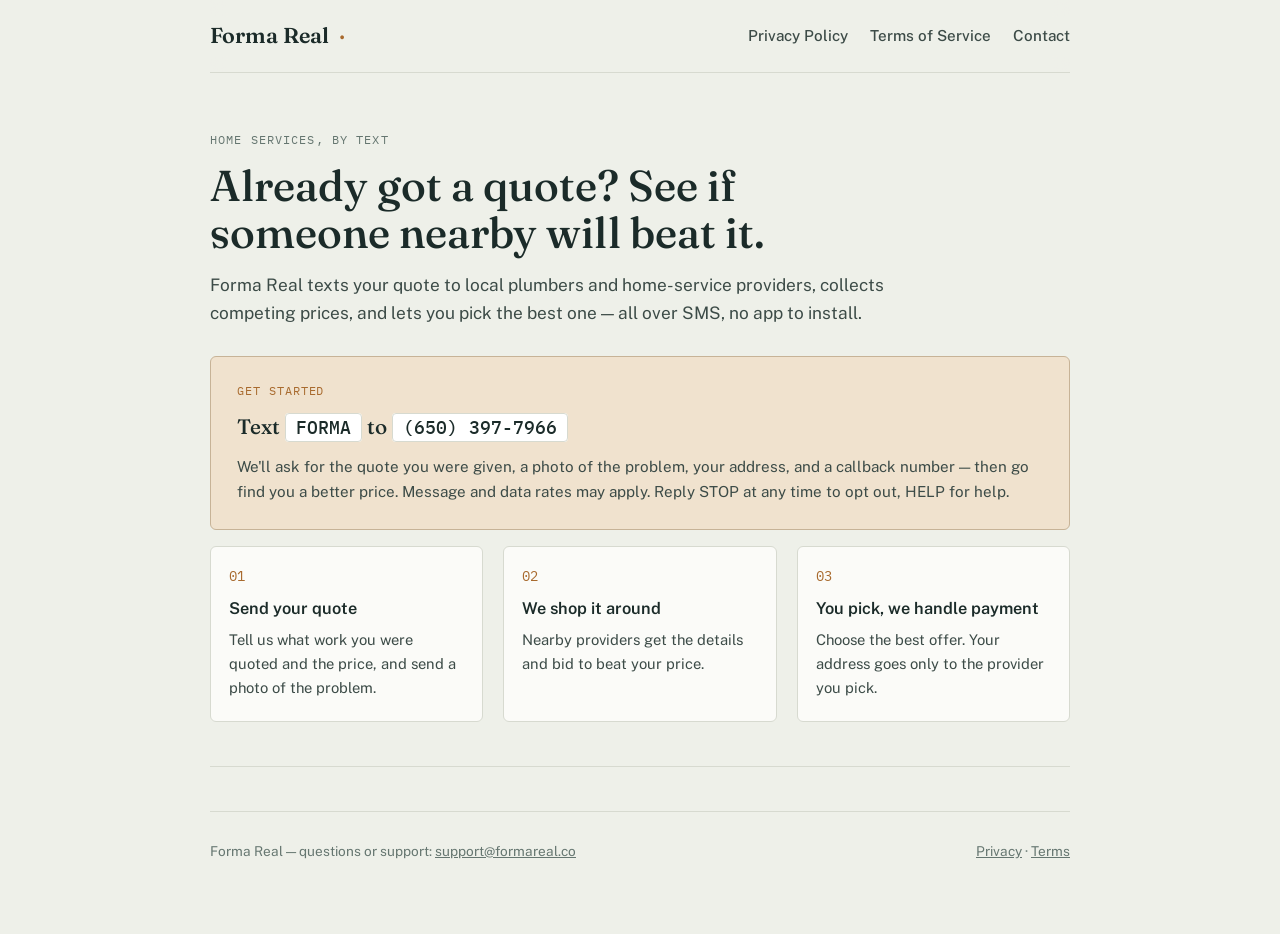
<file: index.html>
<!doctype html>
<html lang="en">
<head>
<meta charset="utf-8">
<meta name="viewport" content="width=device-width, initial-scale=1">
<title>Forma Real — compare prices on a quote you already have</title>
<link rel="stylesheet" href="style.css">
</head>
<body>
<div class="wrap">

  <div class="topbar">
    <a class="wordmark" href="index.html"><span>Forma Real</span><span class="dot">·</span></a>
    <nav class="toc">
      <a href="privacy.html">Privacy Policy</a>
      <a href="terms.html">Terms of Service</a>
      <a href="#contact">Contact</a>
    </nav>
  </div>

  <div class="masthead">
    <div class="eyebrow">Home services, by text</div>
    <h1 class="title">Already got a quote? See if someone nearby will beat it.</h1>
    <p class="dek">Forma Real texts your quote to local plumbers and home-service providers, collects competing prices, and lets you pick the best one — all over SMS, no app to install.</p>

    <div class="cta">
      <div class="label">Get started</div>
      <div class="instruction">Text <span class="kw">FORMA</span> to <span class="kw">(650) 397-7966</span></div>
      <p>We'll ask for the quote you were given, a photo of the problem, your address, and a callback number — then go find you a better price. Message and data rates may apply. Reply STOP at any time to opt out, HELP for help.</p>
    </div>

    <div class="steps">
      <div class="step">
        <div class="n">01</div>
        <h3>Send your quote</h3>
        <p>Tell us what work you were quoted and the price, and send a photo of the problem.</p>
      </div>
      <div class="step">
        <div class="n">02</div>
        <h3>We shop it around</h3>
        <p>Nearby providers get the details and bid to beat your price.</p>
      </div>
      <div class="step">
        <div class="n">03</div>
        <h3>You pick, we handle payment</h3>
        <p>Choose the best offer. Your address goes only to the provider you pick.</p>
      </div>
    </div>
  </div>

  <footer class="page" id="contact">
    <span>Forma Real — questions or support: <a href="mailto:support@formareal.co">support@formareal.co</a></span>
    <span><a href="privacy.html">Privacy</a> · <a href="terms.html">Terms</a></span>
  </footer>

</div>
</body>
</html>
</file>
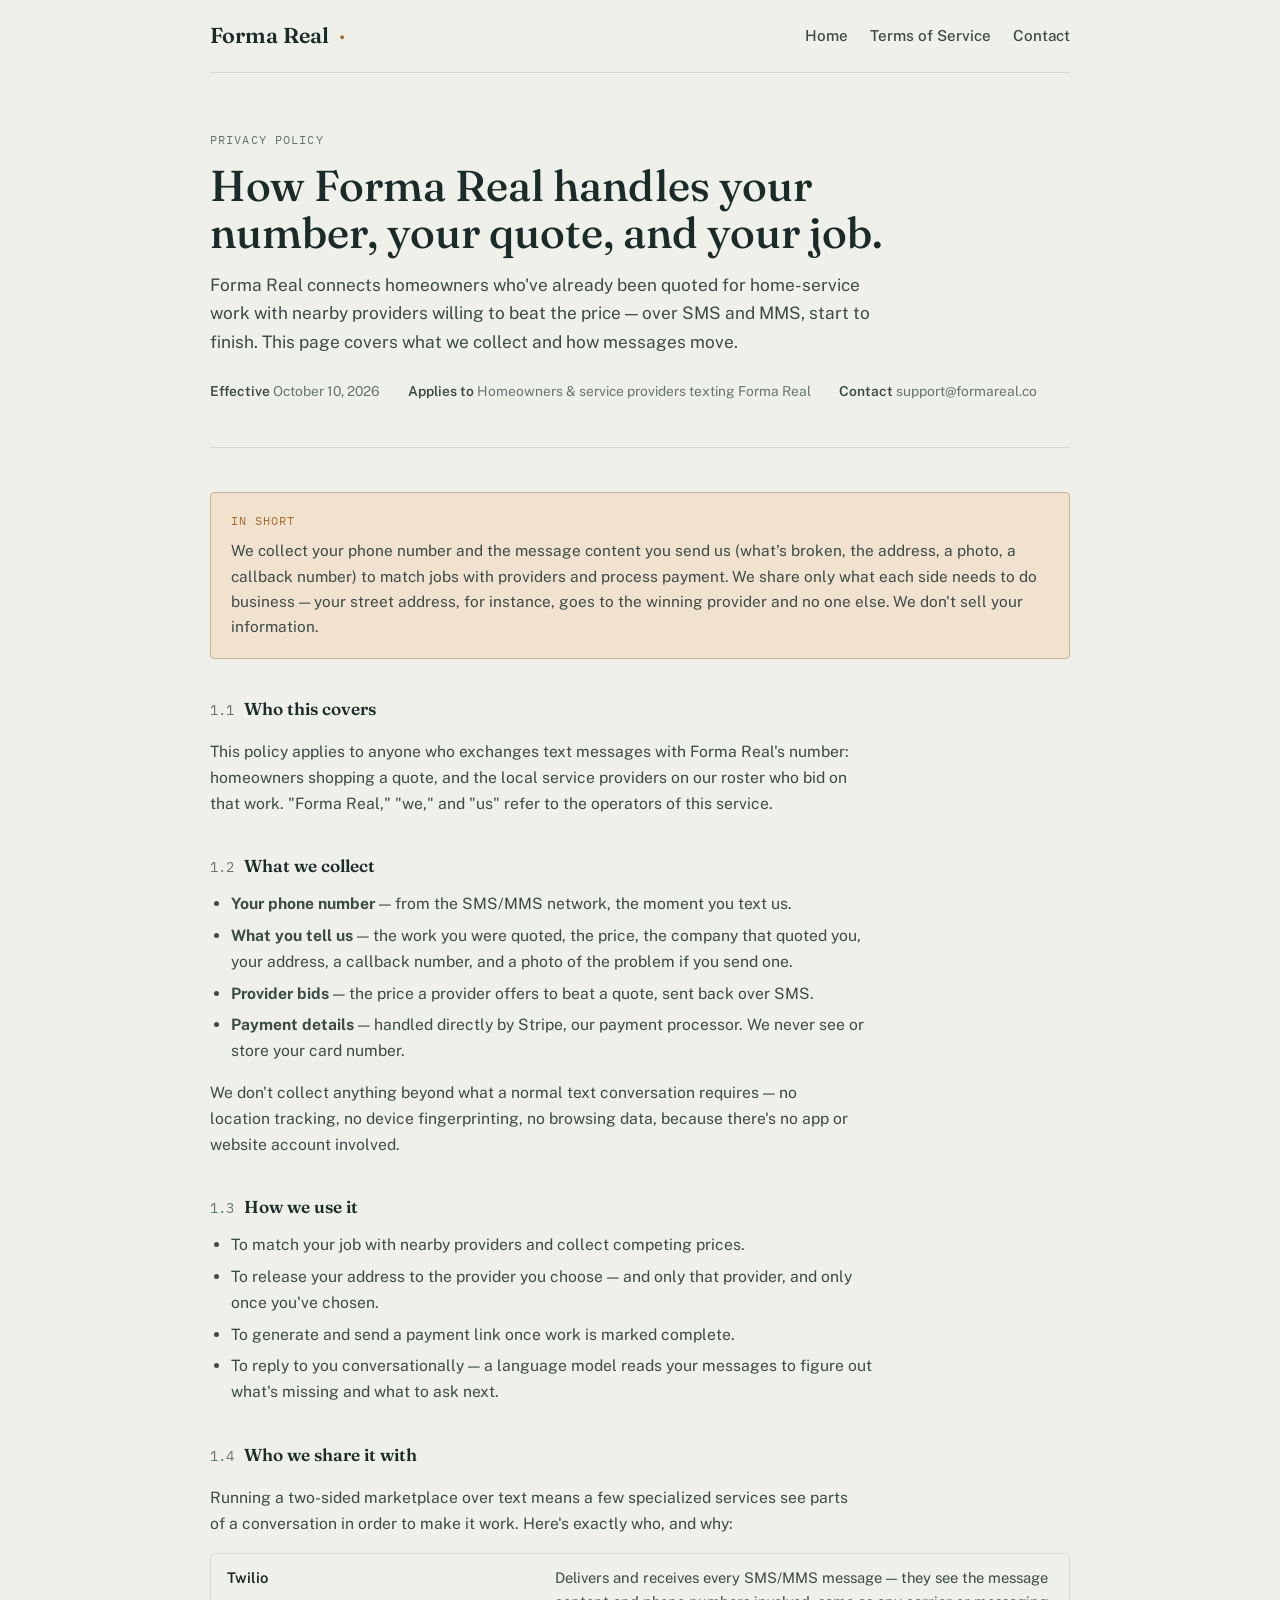
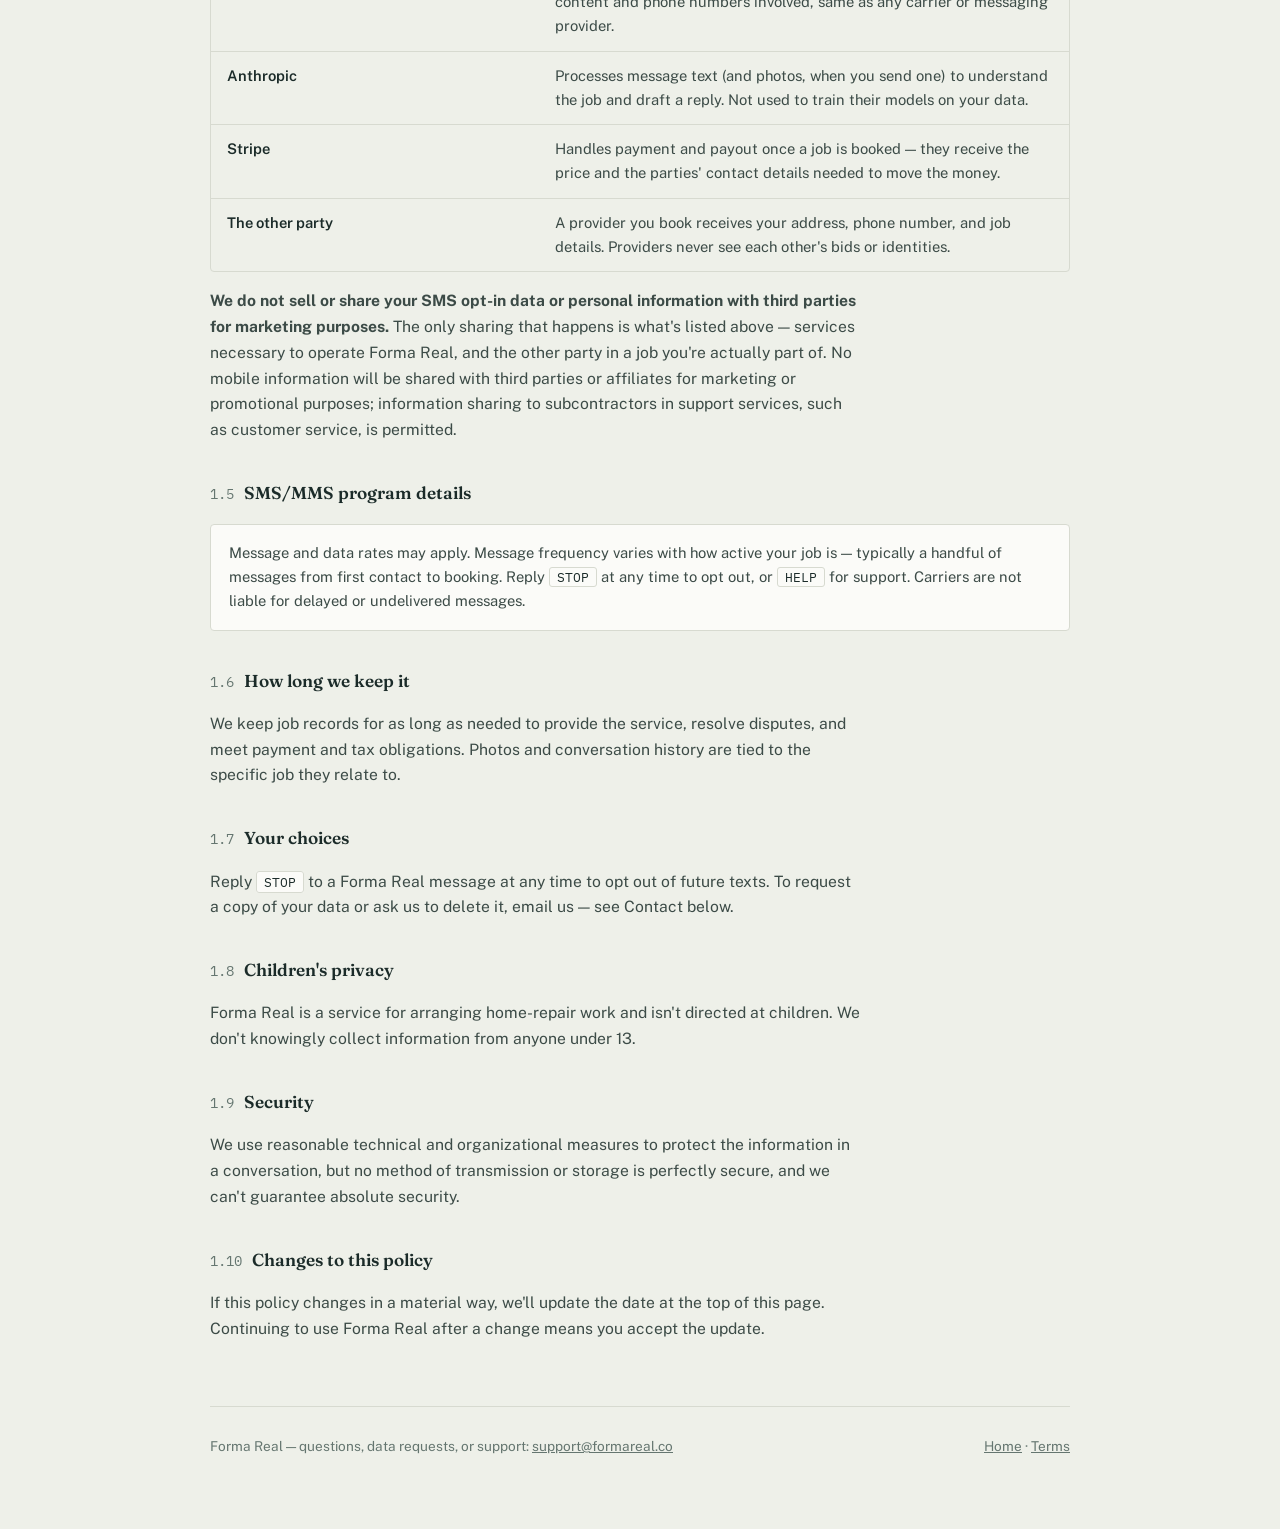
<file: privacy.html>
<!doctype html>
<html lang="en">
<head>
<meta charset="utf-8">
<meta name="viewport" content="width=device-width, initial-scale=1">
<title>Forma Real Privacy Policy</title>
<link rel="stylesheet" href="style.css">
</head>
<body>
<div class="wrap">

  <div class="topbar">
    <a class="wordmark" href="index.html"><span>Forma Real</span><span class="dot">·</span></a>
    <nav class="toc">
      <a href="index.html">Home</a>
      <a href="terms.html">Terms of Service</a>
      <a href="#contact">Contact</a>
    </nav>
  </div>

  <div class="masthead">
    <div class="eyebrow">Privacy Policy</div>
    <h1 class="title">How Forma Real handles your number, your quote, and your job.</h1>
    <p class="dek">Forma Real connects homeowners who've already been quoted for home-service work with nearby providers willing to beat the price — over SMS and MMS, start to finish. This page covers what we collect and how messages move.</p>
    <div class="meta">
      <span><strong>Effective</strong> October 10, 2026</span>
      <span><strong>Applies to</strong> Homeowners &amp; service providers texting Forma Real</span>
      <span><strong>Contact</strong> support@formareal.co</span>
    </div>
  </div>

  <section class="doc" id="privacy">
    <div class="summary">
      <div class="label">In short</div>
      <p>We collect your phone number and the message content you send us (what's broken, the address, a photo, a callback number) to match jobs with providers and process payment. We share only what each side needs to do business — your street address, for instance, goes to the winning provider and no one else. We don't sell your information.</p>
    </div>

    <article class="clause">
      <h3><span class="n">1.1</span>Who this covers</h3>
      <p>This policy applies to anyone who exchanges text messages with Forma Real's number: homeowners shopping a quote, and the local service providers on our roster who bid on that work. "Forma Real," "we," and "us" refer to the operators of this service.</p>
    </article>

    <article class="clause">
      <h3><span class="n">1.2</span>What we collect</h3>
      <ul>
        <li><strong>Your phone number</strong> — from the SMS/MMS network, the moment you text us.</li>
        <li><strong>What you tell us</strong> — the work you were quoted, the price, the company that quoted you, your address, a callback number, and a photo of the problem if you send one.</li>
        <li><strong>Provider bids</strong> — the price a provider offers to beat a quote, sent back over SMS.</li>
        <li><strong>Payment details</strong> — handled directly by Stripe, our payment processor. We never see or store your card number.</li>
      </ul>
      <p>We don't collect anything beyond what a normal text conversation requires — no location tracking, no device fingerprinting, no browsing data, because there's no app or website account involved.</p>
    </article>

    <article class="clause">
      <h3><span class="n">1.3</span>How we use it</h3>
      <ul>
        <li>To match your job with nearby providers and collect competing prices.</li>
        <li>To release your address to the provider you choose — and only that provider, and only once you've chosen.</li>
        <li>To generate and send a payment link once work is marked complete.</li>
        <li>To reply to you conversationally — a language model reads your messages to figure out what's missing and what to ask next.</li>
      </ul>
    </article>

    <article class="clause">
      <h3><span class="n">1.4</span>Who we share it with</h3>
      <p>Running a two-sided marketplace over text means a few specialized services see parts of a conversation in order to make it work. Here's exactly who, and why:</p>
      <div class="flow-table">
        <div class="flow-row"><div class="who">Twilio</div><div class="what">Delivers and receives every SMS/MMS message — they see the message content and phone numbers involved, same as any carrier or messaging provider.</div></div>
        <div class="flow-row"><div class="who">Anthropic</div><div class="what">Processes message text (and photos, when you send one) to understand the job and draft a reply. Not used to train their models on your data.</div></div>
        <div class="flow-row"><div class="who">Stripe</div><div class="what">Handles payment and payout once a job is booked — they receive the price and the parties' contact details needed to move the money.</div></div>
        <div class="flow-row"><div class="who">The other party</div><div class="what">A provider you book receives your address, phone number, and job details. Providers never see each other's bids or identities.</div></div>
      </div>
      <p><strong>We do not sell or share your SMS opt-in data or personal information with third parties for marketing purposes.</strong> The only sharing that happens is what's listed above — services necessary to operate Forma Real, and the other party in a job you're actually part of. No mobile information will be shared with third parties or affiliates for marketing or promotional purposes; information sharing to subcontractors in support services, such as customer service, is permitted.</p>
    </article>

    <article class="clause">
      <h3><span class="n">1.5</span>SMS/MMS program details</h3>
      <div class="sms-block">
        Message and data rates may apply. Message frequency varies with how active your job is — typically a handful of messages from first contact to booking. Reply <span class="kw">STOP</span> at any time to opt out, or <span class="kw">HELP</span> for support. Carriers are not liable for delayed or undelivered messages.
      </div>
    </article>

    <article class="clause">
      <h3><span class="n">1.6</span>How long we keep it</h3>
      <p>We keep job records for as long as needed to provide the service, resolve disputes, and meet payment and tax obligations. Photos and conversation history are tied to the specific job they relate to.</p>
    </article>

    <article class="clause">
      <h3><span class="n">1.7</span>Your choices</h3>
      <p>Reply <span class="kw">STOP</span> to a Forma Real message at any time to opt out of future texts. To request a copy of your data or ask us to delete it, email us — see Contact below.</p>
    </article>

    <article class="clause">
      <h3><span class="n">1.8</span>Children's privacy</h3>
      <p>Forma Real is a service for arranging home-repair work and isn't directed at children. We don't knowingly collect information from anyone under 13.</p>
    </article>

    <article class="clause">
      <h3><span class="n">1.9</span>Security</h3>
      <p>We use reasonable technical and organizational measures to protect the information in a conversation, but no method of transmission or storage is perfectly secure, and we can't guarantee absolute security.</p>
    </article>

    <article class="clause">
      <h3><span class="n">1.10</span>Changes to this policy</h3>
      <p>If this policy changes in a material way, we'll update the date at the top of this page. Continuing to use Forma Real after a change means you accept the update.</p>
    </article>
  </section>

  <footer class="page" id="contact">
    <span>Forma Real — questions, data requests, or support: <a href="mailto:support@formareal.co">support@formareal.co</a></span>
    <span><a href="index.html">Home</a> · <a href="terms.html">Terms</a></span>
  </footer>

</div>
</body>
</html>
</file>
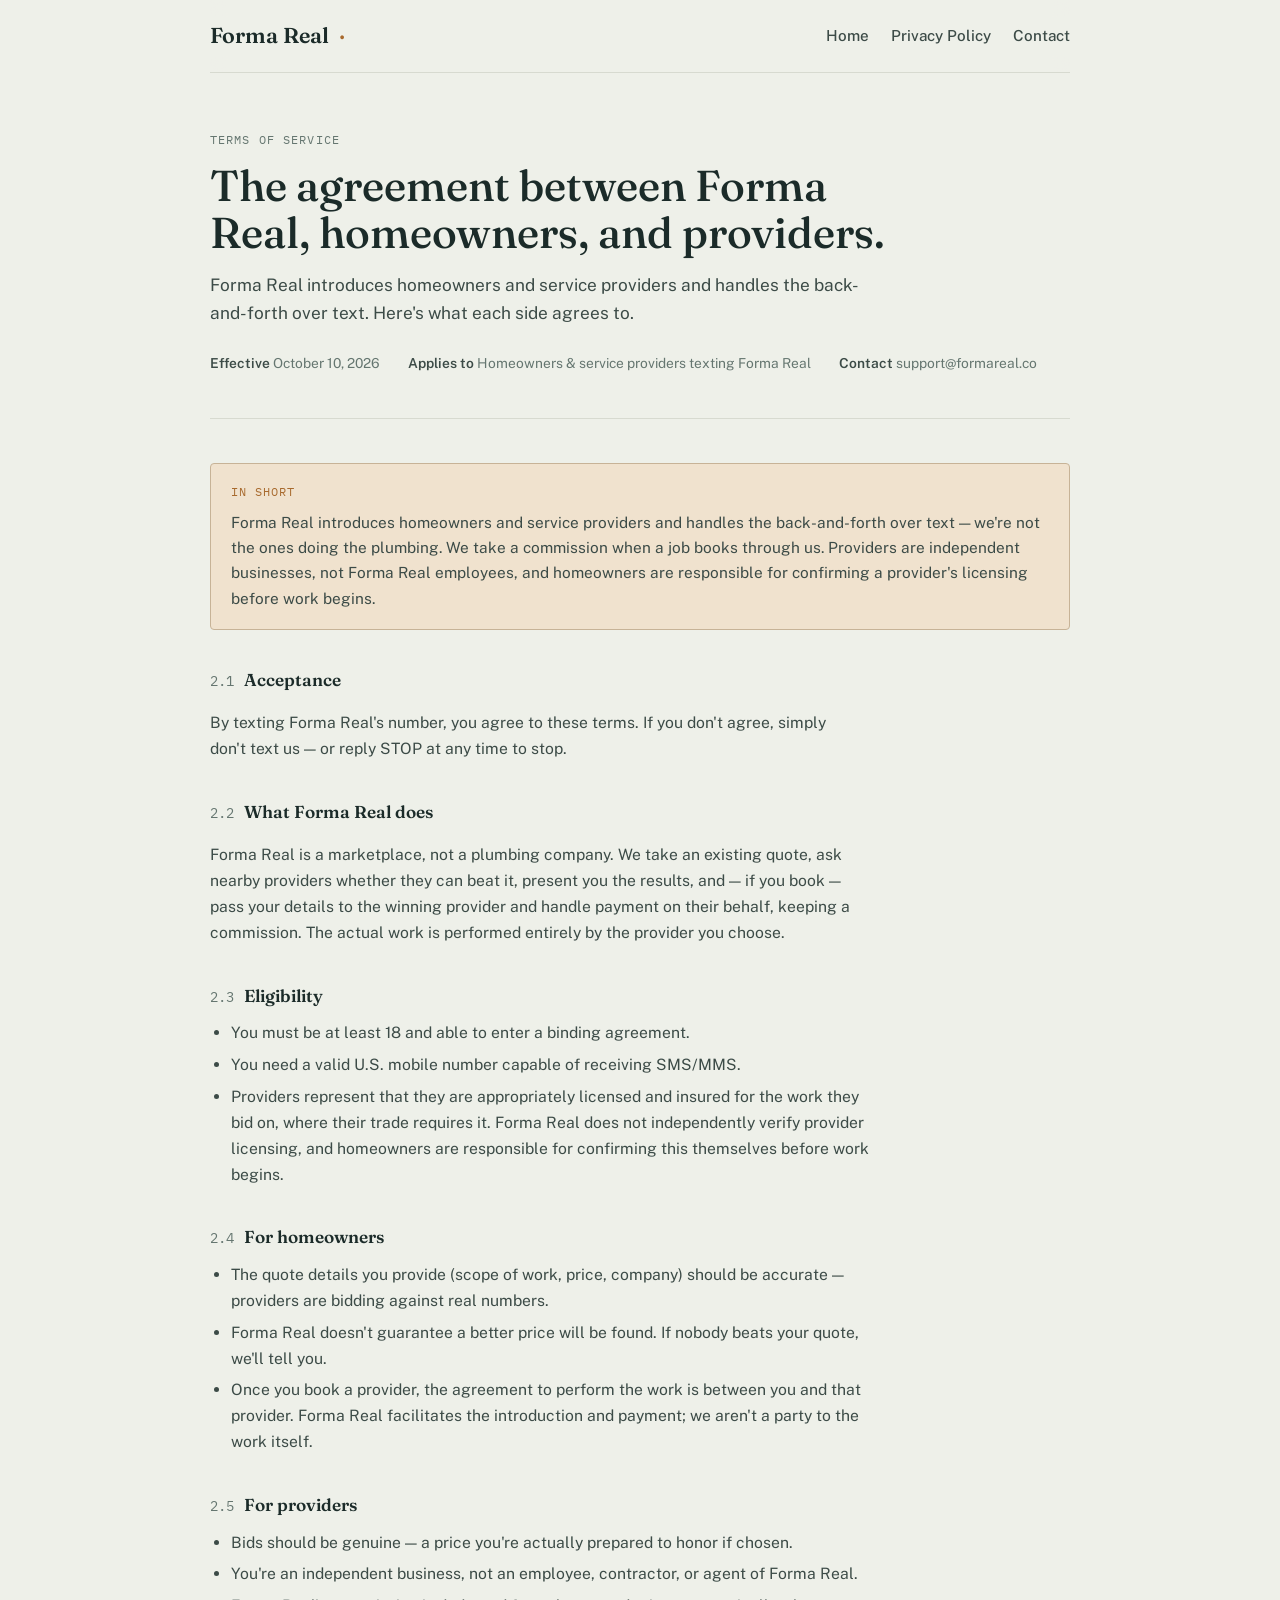
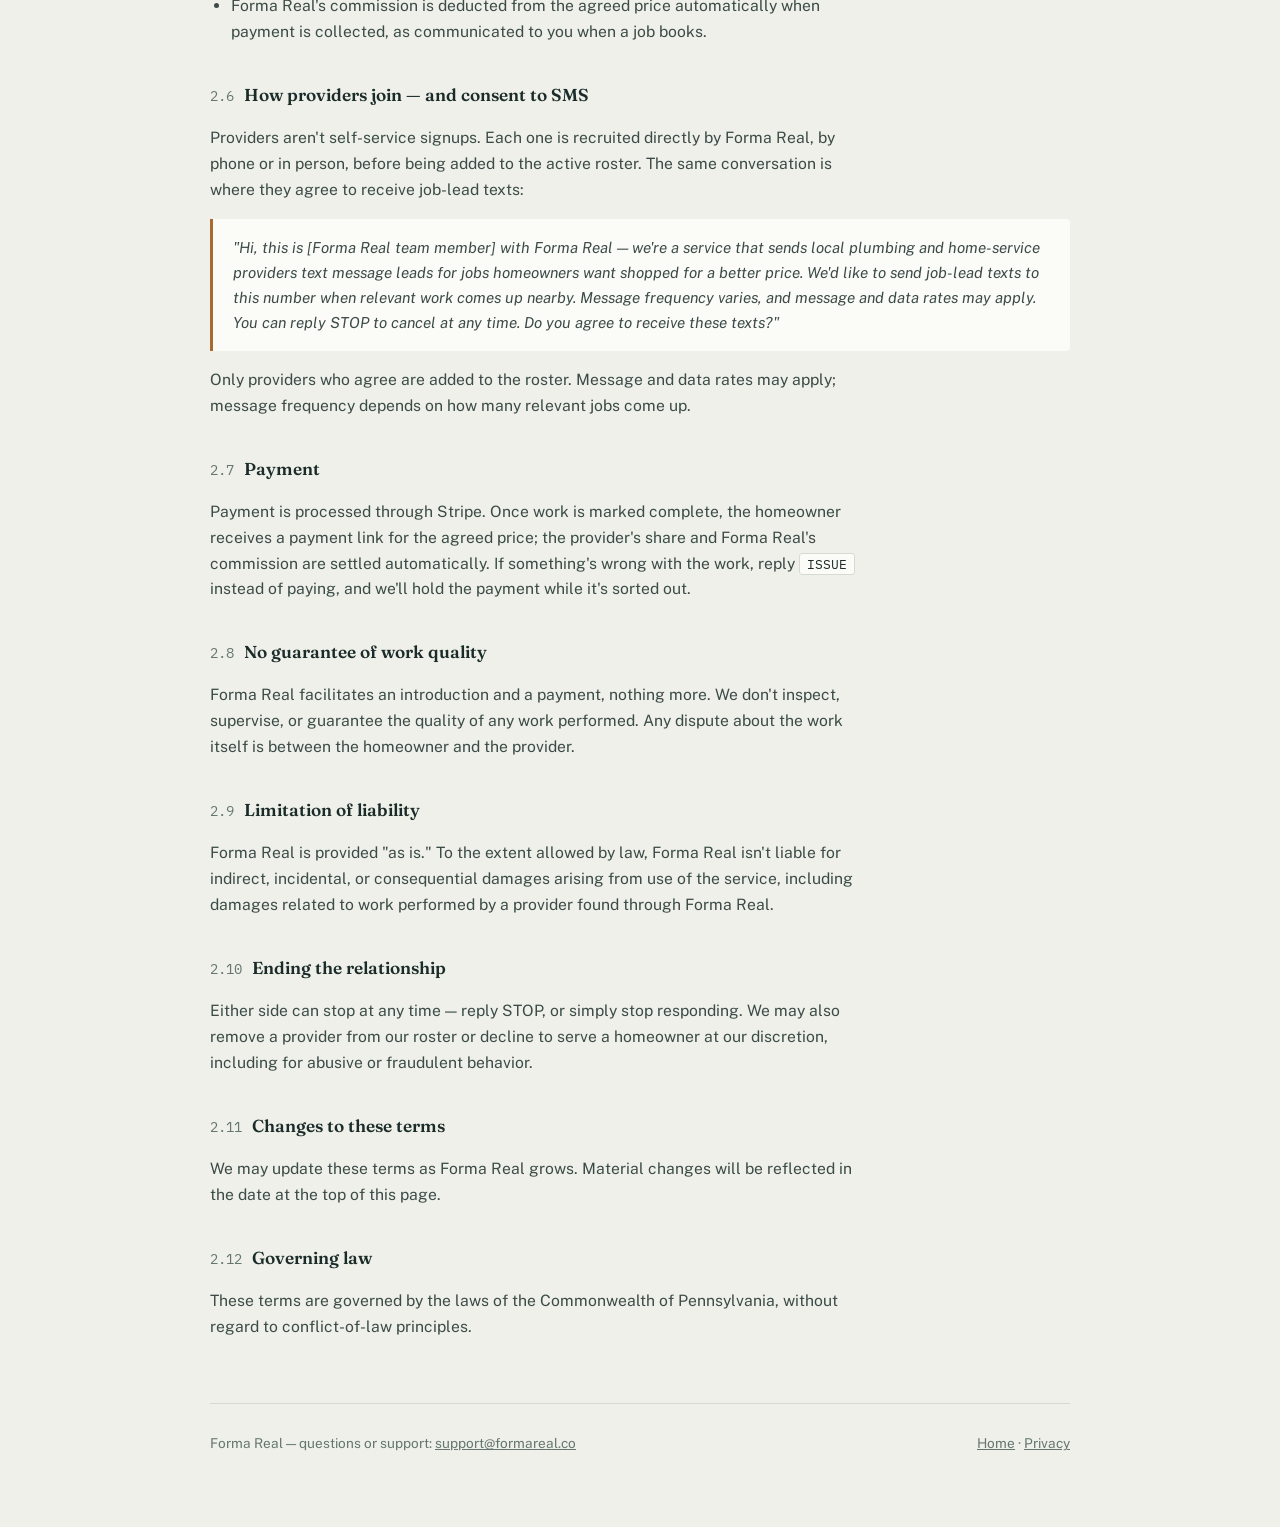
<file: terms.html>
<!doctype html>
<html lang="en">
<head>
<meta charset="utf-8">
<meta name="viewport" content="width=device-width, initial-scale=1">
<title>Forma Real Terms of Service</title>
<link rel="stylesheet" href="style.css">
</head>
<body>
<div class="wrap">

  <div class="topbar">
    <a class="wordmark" href="index.html"><span>Forma Real</span><span class="dot">·</span></a>
    <nav class="toc">
      <a href="index.html">Home</a>
      <a href="privacy.html">Privacy Policy</a>
      <a href="#contact">Contact</a>
    </nav>
  </div>

  <div class="masthead">
    <div class="eyebrow">Terms of Service</div>
    <h1 class="title">The agreement between Forma Real, homeowners, and providers.</h1>
    <p class="dek">Forma Real introduces homeowners and service providers and handles the back-and-forth over text. Here's what each side agrees to.</p>
    <div class="meta">
      <span><strong>Effective</strong> October 10, 2026</span>
      <span><strong>Applies to</strong> Homeowners &amp; service providers texting Forma Real</span>
      <span><strong>Contact</strong> support@formareal.co</span>
    </div>
  </div>

  <section class="doc" id="terms">
    <div class="summary">
      <div class="label">In short</div>
      <p>Forma Real introduces homeowners and service providers and handles the back-and-forth over text — we're not the ones doing the plumbing. We take a commission when a job books through us. Providers are independent businesses, not Forma Real employees, and homeowners are responsible for confirming a provider's licensing before work begins.</p>
    </div>

    <article class="clause">
      <h3><span class="n">2.1</span>Acceptance</h3>
      <p>By texting Forma Real's number, you agree to these terms. If you don't agree, simply don't text us — or reply STOP at any time to stop.</p>
    </article>

    <article class="clause">
      <h3><span class="n">2.2</span>What Forma Real does</h3>
      <p>Forma Real is a marketplace, not a plumbing company. We take an existing quote, ask nearby providers whether they can beat it, present you the results, and — if you book — pass your details to the winning provider and handle payment on their behalf, keeping a commission. The actual work is performed entirely by the provider you choose.</p>
    </article>

    <article class="clause">
      <h3><span class="n">2.3</span>Eligibility</h3>
      <ul>
        <li>You must be at least 18 and able to enter a binding agreement.</li>
        <li>You need a valid U.S. mobile number capable of receiving SMS/MMS.</li>
        <li>Providers represent that they are appropriately licensed and insured for the work they bid on, where their trade requires it. Forma Real does not independently verify provider licensing, and homeowners are responsible for confirming this themselves before work begins.</li>
      </ul>
    </article>

    <article class="clause">
      <h3><span class="n">2.4</span>For homeowners</h3>
      <ul>
        <li>The quote details you provide (scope of work, price, company) should be accurate — providers are bidding against real numbers.</li>
        <li>Forma Real doesn't guarantee a better price will be found. If nobody beats your quote, we'll tell you.</li>
        <li>Once you book a provider, the agreement to perform the work is between you and that provider. Forma Real facilitates the introduction and payment; we aren't a party to the work itself.</li>
      </ul>
    </article>

    <article class="clause">
      <h3><span class="n">2.5</span>For providers</h3>
      <ul>
        <li>Bids should be genuine — a price you're actually prepared to honor if chosen.</li>
        <li>You're an independent business, not an employee, contractor, or agent of Forma Real.</li>
        <li>Forma Real's commission is deducted from the agreed price automatically when payment is collected, as communicated to you when a job books.</li>
      </ul>
    </article>

    <article class="clause">
      <h3><span class="n">2.6</span>How providers join — and consent to SMS</h3>
      <p>Providers aren't self-service signups. Each one is recruited directly by Forma Real, by phone or in person, before being added to the active roster. The same conversation is where they agree to receive job-lead texts:</p>
      <div class="script-block">
        "Hi, this is [Forma Real team member] with Forma Real — we're a service that sends local plumbing and home-service providers text message leads for jobs homeowners want shopped for a better price. We'd like to send job-lead texts to this number when relevant work comes up nearby. Message frequency varies, and message and data rates may apply. You can reply STOP to cancel at any time. Do you agree to receive these texts?"
      </div>
      <p>Only providers who agree are added to the roster. Message and data rates may apply; message frequency depends on how many relevant jobs come up.</p>
    </article>

    <article class="clause">
      <h3><span class="n">2.7</span>Payment</h3>
      <p>Payment is processed through Stripe. Once work is marked complete, the homeowner receives a payment link for the agreed price; the provider's share and Forma Real's commission are settled automatically. If something's wrong with the work, reply <span class="kw">ISSUE</span> instead of paying, and we'll hold the payment while it's sorted out.</p>
    </article>

    <article class="clause">
      <h3><span class="n">2.8</span>No guarantee of work quality</h3>
      <p>Forma Real facilitates an introduction and a payment, nothing more. We don't inspect, supervise, or guarantee the quality of any work performed. Any dispute about the work itself is between the homeowner and the provider.</p>
    </article>

    <article class="clause">
      <h3><span class="n">2.9</span>Limitation of liability</h3>
      <p>Forma Real is provided "as is." To the extent allowed by law, Forma Real isn't liable for indirect, incidental, or consequential damages arising from use of the service, including damages related to work performed by a provider found through Forma Real.</p>
    </article>

    <article class="clause">
      <h3><span class="n">2.10</span>Ending the relationship</h3>
      <p>Either side can stop at any time — reply STOP, or simply stop responding. We may also remove a provider from our roster or decline to serve a homeowner at our discretion, including for abusive or fraudulent behavior.</p>
    </article>

    <article class="clause">
      <h3><span class="n">2.11</span>Changes to these terms</h3>
      <p>We may update these terms as Forma Real grows. Material changes will be reflected in the date at the top of this page.</p>
    </article>

    <article class="clause">
      <h3><span class="n">2.12</span>Governing law</h3>
      <p>These terms are governed by the laws of the Commonwealth of Pennsylvania, without regard to conflict-of-law principles.</p>
    </article>
  </section>

  <footer class="page" id="contact">
    <span>Forma Real — questions or support: <a href="mailto:support@formareal.co">support@formareal.co</a></span>
    <span><a href="index.html">Home</a> · <a href="privacy.html">Privacy</a></span>
  </footer>

</div>
</body>
</html>
</file>
<file: style.css>
@import url('https://fonts.googleapis.com/css2?family=Fraunces:opsz,wght@9..144,400;9..144,500;9..144,600&family=Public+Sans:wght@400;500;600;700&family=IBM+Plex+Mono:wght@400;500&display=swap');

:root{
  --ink:#1B2B29;
  --ink-soft:#3C4B47;
  --muted:#657670;
  --ground:#EEF0E9;
  --surface:#FBFBF8;
  --surface-raised:#FFFFFF;
  --line:#D7DAD0;
  --accent:#A86A2E;
  --accent-soft:#F0E2CE;
  --focus:#1B2B29;
}
@media (prefers-color-scheme: dark){
  :root:not([data-theme="light"]){
    --ink:#E9ECE5; --ink-soft:#C3CCC4; --muted:#92A199;
    --ground:#101E1B; --surface:#162623; --surface-raised:#19302A;
    --line:#2B3E38; --accent:#E0A868; --accent-soft:#2C2318; --focus:#E9ECE5;
  }
}
:root[data-theme="dark"]{
  --ink:#E9ECE5; --ink-soft:#C3CCC4; --muted:#92A199;
  --ground:#101E1B; --surface:#162623; --surface-raised:#19302A;
  --line:#2B3E38; --accent:#E0A868; --accent-soft:#2C2318; --focus:#E9ECE5;
}

*{box-sizing:border-box;}
html{color-scheme:light dark;}
body{
  margin:0; background:var(--ground); color:var(--ink);
  font-family:'Public Sans', -apple-system, BlinkMacSystemFont, 'Segoe UI', sans-serif;
  font-size:16px; line-height:1.65; padding-inline:20px;
}
h1,h2,h3{font-family:'Fraunces', Georgia, 'Times New Roman', serif; color:var(--ink); text-wrap:balance; margin:0;}
a{color:var(--accent);}
a:focus-visible, button:focus-visible{outline:2px solid var(--focus); outline-offset:3px;}
code, .mono{font-family:'IBM Plex Mono', ui-monospace, Menlo, monospace; font-size:.88em;}

.wrap{max-width:860px; margin-inline:auto; padding-block:0 72px;}

.topbar{
  position:sticky; top:0; z-index:10;
  display:flex; align-items:center; justify-content:space-between; gap:16px; flex-wrap:wrap;
  padding-block:18px;
  background:color-mix(in srgb, var(--ground) 88%, transparent);
  backdrop-filter:blur(8px);
  border-bottom:1px solid var(--line);
  margin-bottom:48px;
}
.wordmark{display:flex; align-items:baseline; gap:10px; font-family:'Fraunces', serif; font-weight:600; font-size:1.35rem; color:var(--ink); text-decoration:none;}
.wordmark .dot{color:var(--accent);}
.toc{display:flex; gap:22px; font-size:.95rem;}
.toc a{color:var(--ink-soft); text-decoration:none; font-weight:500;}
.toc a:hover{color:var(--accent);}

.masthead{padding-block:8px 44px; border-bottom:1px solid var(--line); margin-bottom:44px;}
.eyebrow{font-family:'IBM Plex Mono', monospace; font-size:.78rem; letter-spacing:.09em; text-transform:uppercase; color:var(--muted); margin-bottom:14px;}
h1.title{font-size:clamp(2rem, 4.5vw, 2.7rem); font-weight:500; line-height:1.08;}
.dek{margin-top:14px; max-width:62ch; color:var(--ink-soft); font-size:1.08rem;}
.meta{display:flex; gap:28px; flex-wrap:wrap; margin-top:24px; font-size:.86rem; color:var(--muted);}
.meta strong{color:var(--ink-soft); font-weight:600;}

.cta{
  background:var(--accent-soft);
  border:1px solid color-mix(in srgb, var(--accent) 35%, var(--line));
  border-radius:6px; padding:24px 26px; margin-top:28px;
}
.cta .label{font-family:'IBM Plex Mono', monospace; font-size:.74rem; letter-spacing:.08em; text-transform:uppercase; color:var(--accent); margin-bottom:10px;}
.cta .instruction{font-family:'Fraunces', serif; font-size:1.3rem; font-weight:500; color:var(--ink);}
.cta .instruction .kw{font-family:'IBM Plex Mono', monospace; background:var(--surface-raised); border:1px solid var(--line); border-radius:4px; padding:2px 10px; font-size:.85em;}
.cta p{margin:10px 0 0; color:var(--ink-soft); font-size:.95rem;}

.steps{display:grid; grid-template-columns:repeat(3, 1fr); gap:20px; margin-top:16px;}
.step{border:1px solid var(--line); border-radius:6px; padding:18px 18px 20px; background:var(--surface);}
.step .n{font-family:'IBM Plex Mono', monospace; color:var(--accent); font-size:.85rem; margin-bottom:8px;}
.step h3{font-size:1.02rem; font-weight:600; font-family:'Public Sans', sans-serif; margin-bottom:6px;}
.step p{margin:0; color:var(--ink-soft); font-size:.92rem;}

section.doc{margin-bottom:64px;}
section.doc > header{display:flex; align-items:baseline; gap:14px; margin-bottom:8px; scroll-margin-top:90px;}
section.doc > header h2{font-size:1.7rem; font-weight:500;}
section.doc > header .num{font-family:'IBM Plex Mono', monospace; color:var(--accent); font-size:1rem;}
.section-updated{font-size:.82rem; color:var(--muted); margin-bottom:28px;}

.summary{background:var(--accent-soft); border:1px solid color-mix(in srgb, var(--accent) 35%, var(--line)); border-radius:4px; padding:18px 20px; margin-bottom:8px;}
.summary .label{font-family:'IBM Plex Mono', monospace; font-size:.74rem; letter-spacing:.08em; text-transform:uppercase; color:var(--accent); margin-bottom:8px;}
.summary p{margin:0; color:var(--ink-soft); font-size:.96rem;}

article.clause{margin-top:36px;}
article.clause h3{font-size:1.08rem; font-weight:600; display:flex; gap:10px; align-items:baseline; margin-bottom:10px;}
article.clause h3 .n{font-family:'IBM Plex Mono', monospace; color:var(--muted); font-weight:400; font-size:.9rem;}
article.clause p, article.clause li{max-width:65ch; color:var(--ink-soft); font-size:.98rem;}
article.clause ul{padding-left:1.3em; margin:10px 0;}
article.clause li{margin-bottom:6px;}
article.clause p + p{margin-top:12px;}

.flow-table{margin-top:14px; border:1px solid var(--line); border-radius:4px; overflow:hidden;}
.flow-row{display:grid; grid-template-columns: 1fr 1.6fr; gap:16px; padding:12px 16px; border-bottom:1px solid var(--line); font-size:.92rem;}
.flow-row:last-child{border-bottom:none;}
.flow-row .who{font-weight:600; color:var(--ink);}
.flow-row .what{color:var(--ink-soft);}

.sms-block{background:var(--surface); border:1px solid var(--line); border-radius:4px; padding:16px 18px; margin-top:16px; font-size:.92rem; color:var(--ink-soft);}
.kw{font-family:'IBM Plex Mono', monospace; background:var(--surface); border:1px solid var(--line); border-radius:3px; padding:1px 7px; color:var(--ink); font-size:.86em;}

.script-block{background:var(--surface); border-left:3px solid var(--accent); border-radius:0 4px 4px 0; padding:16px 20px; margin-top:16px; font-size:.95rem; color:var(--ink-soft); font-style:italic;}

footer.page{border-top:1px solid var(--line); padding-top:28px; display:flex; justify-content:space-between; flex-wrap:wrap; gap:12px; font-size:.85rem; color:var(--muted);}
footer.page a{color:var(--muted); text-decoration:underline;}

@media (max-width:560px){
  .toc{gap:14px; font-size:.88rem;}
  .flow-row{grid-template-columns:1fr;}
  .steps{grid-template-columns:1fr;}
}
</file>
